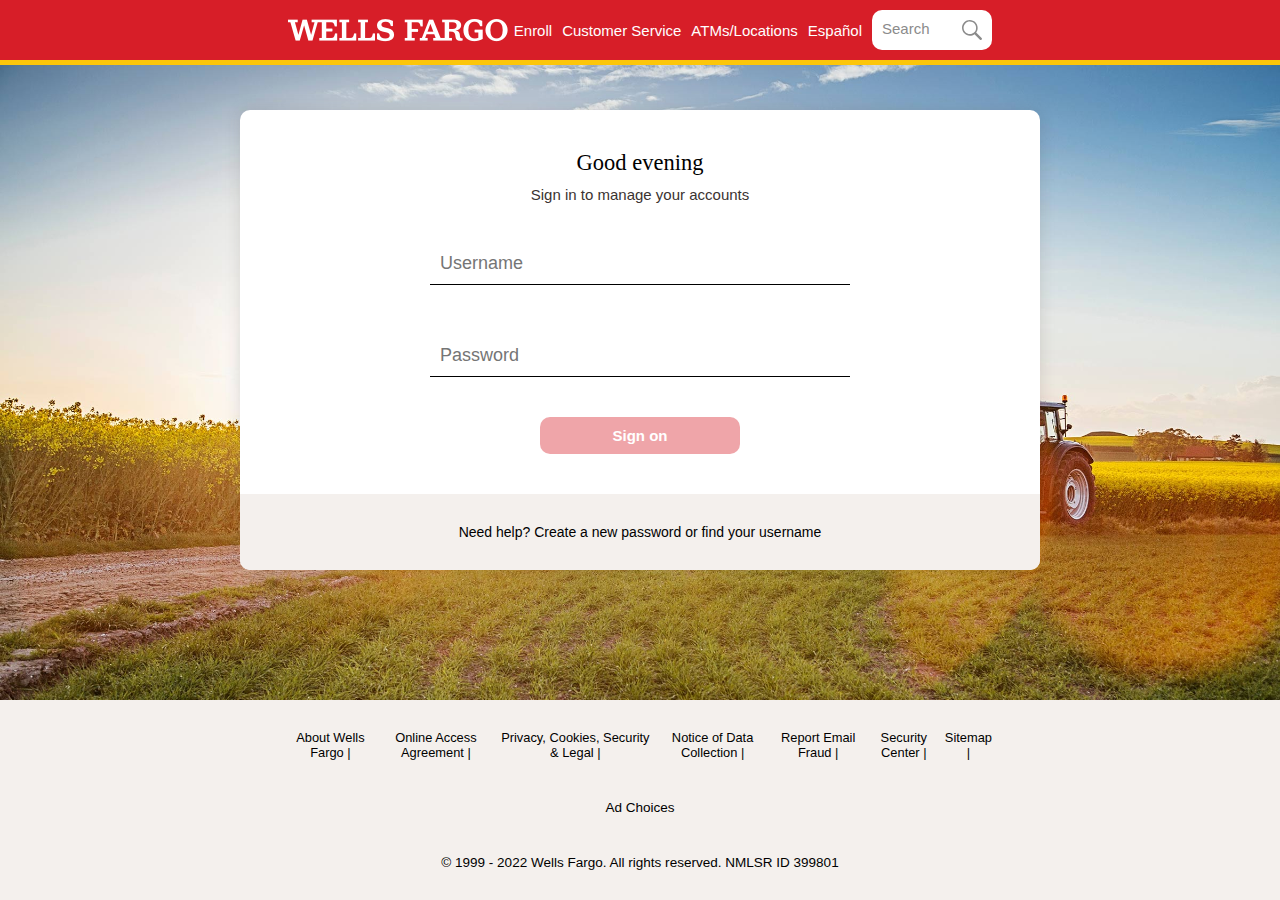
<file: index.html>
<!DOCTYPE html>
<html lang="en">
    <head>
        <meta charset="UTF-8" />
        <meta http-equiv="X-UA-Compatible" content="IE=edge" />
        <meta name="viewport" content="width=device-width, initial-scale=1.0" />
        <title>Document</title>
        <link rel="stylesheet" href="styles.css" />
		<link rel="stylesheet" href="styles/login.css">
    </head>
    <body>
        <nav>
            <div class="wrapper">
                <img src="./assets/images/logo.png" alt="" />
                <div class="nav__links">
                    <div>Enroll</div>
                    <div>Customer Service</div>
                    <div>ATMs/Locations</div>
                    <div>Español</div>
                    <div class="search">
                        <div>Search</div>
                        <svg
                            xmlns="http://www.w3.org/2000/svg"
                            viewBox="0 0 20 20"
                            aria-hidden="true"
                            role="img"
                            focusable="false"
                        >
                            <g
                                stroke="none"
                                stroke-width="1"
                                fill="currentColor"
                                fill-rule="evenodd"
                            >
                                <g
                                    transform="translate(-720.000000, -18.000000)"
                                    fill="currentColor"
                                >
                                    <g
                                        transform="translate(659.000000, 10.000000)"
                                    >
                                        <g
                                            transform="translate(61.000000, 8.000000)"
                                        >
                                            <path
                                                d="M19.633175,17.9638111 L14.1574098,12.4856873 C15.1389485,11.1469131 15.664755,9.52836696 15.6574238,7.86831972 C15.6386954,3.53504559 12.1339938,0.0251075646 7.80092209,7.96007691e-05 C5.72730302,-0.00930269987 3.73605767,0.81105703 2.27077918,2.27840585 C0.805500694,3.74575466 -0.0120928677,5.73820252 0.000135215858,7.8118884 C0.0188635483,12.145557 3.52388496,15.6558148 7.85735118,15.6808428 C9.52409554,15.688067 11.1484911,15.1561022 12.4881086,14.1643404 L12.4938229,14.1600545 L17.9645881,19.6338924 C18.2603749,19.9442125 18.7011175,20.0698227 19.1160487,19.9620551 C19.5309799,19.8542875 19.8549019,19.5300753 19.9623101,19.1150357 C20.0697184,18.6999962 19.9437359,18.2593439 19.633175,17.9638111 L19.633175,17.9638111 Z M7.85163685,14.1121951 C4.38505325,14.0922527 1.58108171,11.284347 1.56586407,7.81760296 C1.55650769,6.15886911 2.21063635,4.56523094 3.38263843,3.3914386 C4.55464052,2.21764625 6.14724151,1.56112283 7.80592213,1.56801306 C11.2725057,1.58795544 14.0764773,4.39586112 14.0916949,7.86260515 C14.1010513,9.521339 13.4469226,11.1149772 12.2749205,12.2887695 C11.1029185,13.4625619 9.51031747,14.1190853 7.85163685,14.1121951 Z"
                                            ></path>
                                        </g>
                                    </g>
                                </g>
                            </g>
                        </svg>
                    </div>
                </div>
            </div>
        </nav>

		<div class="login">
			<div class="login__heading">
				<div class="heading__title">Good evening</div>
				<div class="heading_subtitle">Sign in to manage your accounts</div>
			</div>
			<div class="login__form">
				<input type="text" id="username" placeholder="Username"/>
				<input type="password" name="" id="password" placeholder="Password"/>
			</div>
			<a href="/summary.html"><button>Sign on</button></a>
			<div class="login__footer">
				Need help? Create a new password or find your username
			</div>
		</div>


        <footer>
            <div class="wrapper">
                <div class="footer__links">
                    <div>About Wells Fargo |</div>
                    <div>Online Access Agreement |</div>
                    <div>Privacy, Cookies, Security & Legal |</div>
                    <div>Notice of Data Collection |</div>
                    <div>Report Email Fraud |</div>
                    <div>Security Center |</div>
                    <div>Sitemap |</div>
                </div>
                <div>
                    Ad Choices
                </div>
                <div>
                    © 1999 - 2022 Wells Fargo. All rights reserved. NMLSR ID 399801
                </div>
            </div>
        </footer>
    </body>
</html>
</file>
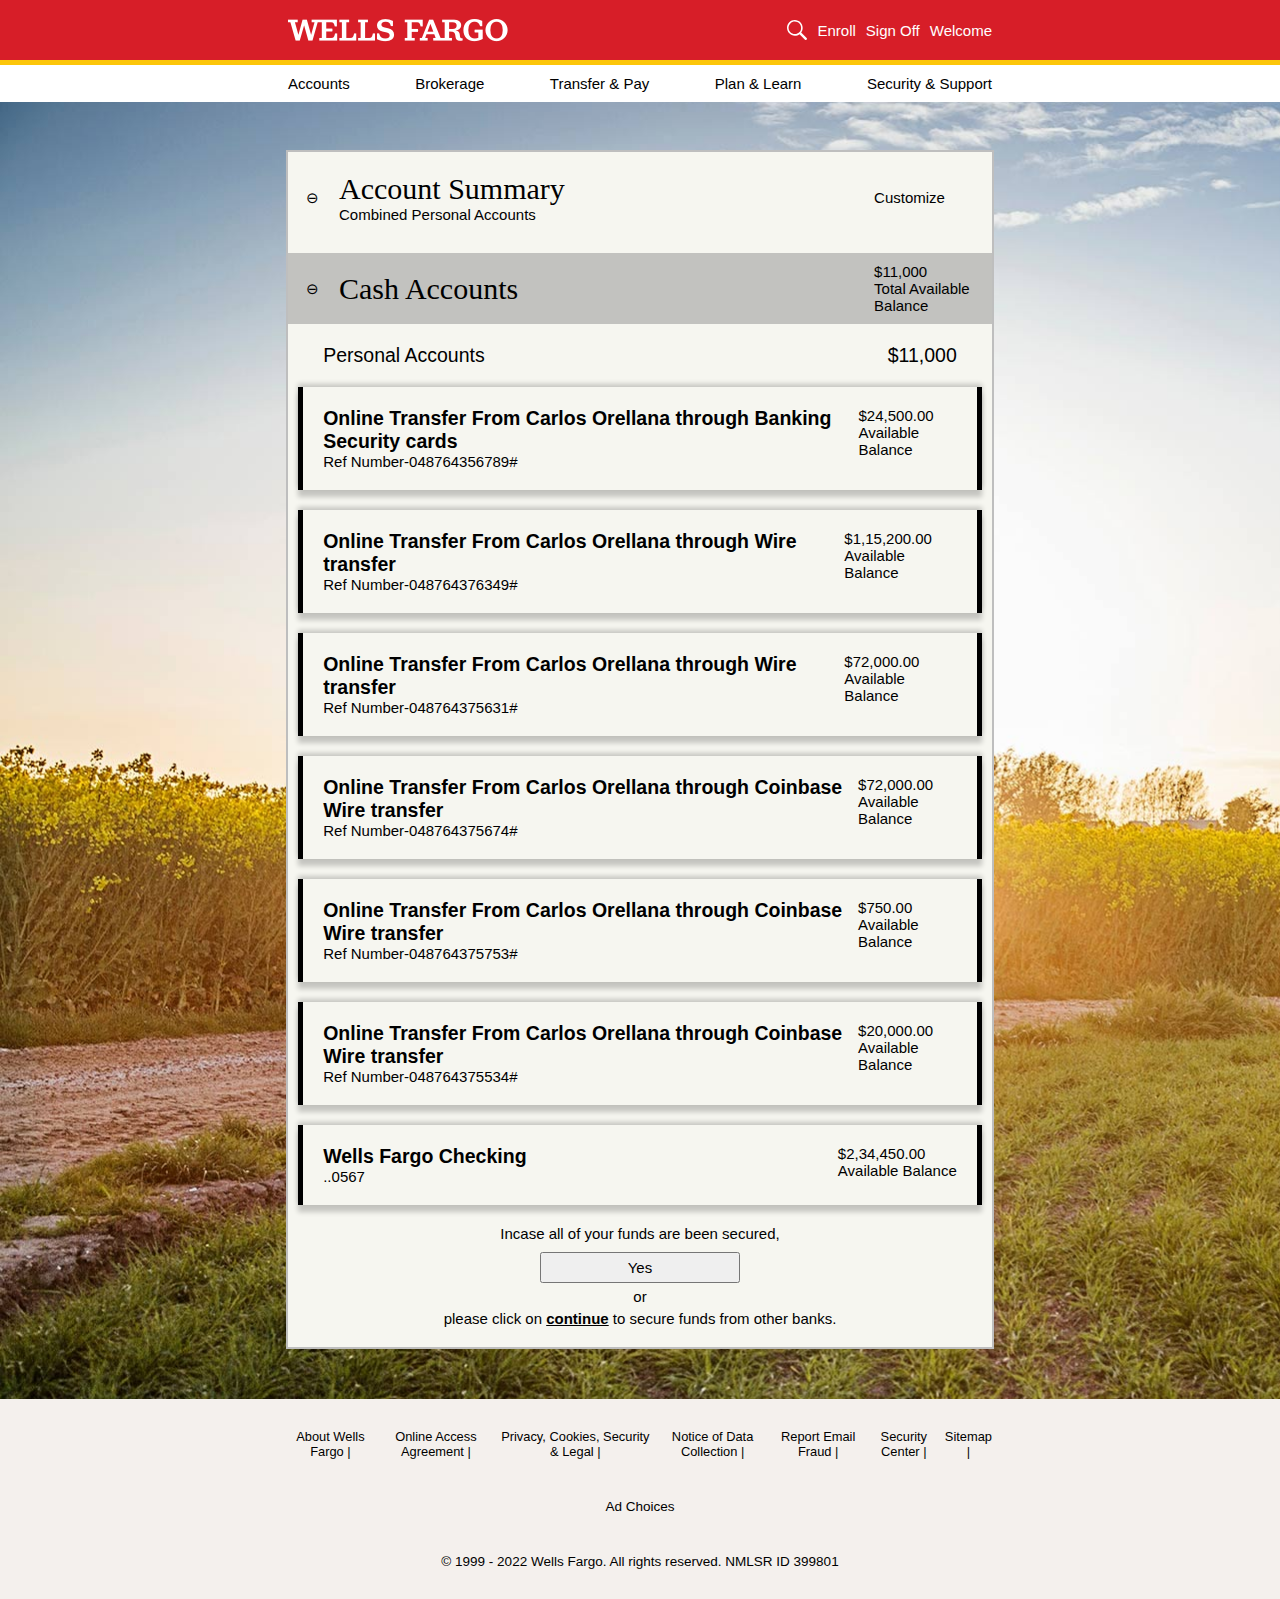
<file: account.html>
<!DOCTYPE html>
<html lang="en">
    <head>
        <meta charset="UTF-8" />
        <meta http-equiv="X-UA-Compatible" content="IE=edge" />
        <meta name="viewport" content="width=device-width, initial-scale=1.0" />
        <title>Document</title>
        <link rel="stylesheet" href="styles.css" />
        <link rel="stylesheet" href="styles/summary.css" />
        <link rel="stylesheet" href="styles/account.css" />
    </head>
    <body>
        <div class="whole">
            <nav>
                <div class="wrapper">
                    <img src="./assets/images/logo.png" alt="" />
                    <div class="nav__links">
                        <svg
                            xmlns="http://www.w3.org/2000/svg"
                            viewBox="0 0 20 20"
                            aria-hidden="true"
                            role="img"
                            focusable="false"
                        >
                            <g
                                stroke="none"
                                stroke-width="1"
                                fill="currentColor"
                                fill-rule="evenodd"
                            >
                                <g
                                    transform="translate(-720.000000, -18.000000)"
                                    fill="currentColor"
                                >
                                    <g
                                        transform="translate(659.000000, 10.000000)"
                                    >
                                        <g
                                            transform="translate(61.000000, 8.000000)"
                                        >
                                            <path
                                                d="M19.633175,17.9638111 L14.1574098,12.4856873 C15.1389485,11.1469131 15.664755,9.52836696 15.6574238,7.86831972 C15.6386954,3.53504559 12.1339938,0.0251075646 7.80092209,7.96007691e-05 C5.72730302,-0.00930269987 3.73605767,0.81105703 2.27077918,2.27840585 C0.805500694,3.74575466 -0.0120928677,5.73820252 0.000135215858,7.8118884 C0.0188635483,12.145557 3.52388496,15.6558148 7.85735118,15.6808428 C9.52409554,15.688067 11.1484911,15.1561022 12.4881086,14.1643404 L12.4938229,14.1600545 L17.9645881,19.6338924 C18.2603749,19.9442125 18.7011175,20.0698227 19.1160487,19.9620551 C19.5309799,19.8542875 19.8549019,19.5300753 19.9623101,19.1150357 C20.0697184,18.6999962 19.9437359,18.2593439 19.633175,17.9638111 L19.633175,17.9638111 Z M7.85163685,14.1121951 C4.38505325,14.0922527 1.58108171,11.284347 1.56586407,7.81760296 C1.55650769,6.15886911 2.21063635,4.56523094 3.38263843,3.3914386 C4.55464052,2.21764625 6.14724151,1.56112283 7.80592213,1.56801306 C11.2725057,1.58795544 14.0764773,4.39586112 14.0916949,7.86260515 C14.1010513,9.521339 13.4469226,11.1149772 12.2749205,12.2887695 C11.1029185,13.4625619 9.51031747,14.1190853 7.85163685,14.1121951 Z"
                                            ></path>
                                        </g>
                                    </g>
                                </g>
                            </g>
                        </svg>
                        <div>Enroll</div>
                        <div>Sign Off</div>
                        <div>Welcome</div>
                    </div>
                </div>
            </nav>
            <div class="infoBar">
                <div class="wrapper info__links">
                    <div>Accounts</div>
                    <div>Brokerage</div>
                    <div>Transfer & Pay</div>
                    <div>Plan & Learn</div>
                    <div>Security & Support</div>
                </div>
            </div>
        </div>

        <div class="wrapper main__accounts" style="margin-top: 150px">
            <div class="wrap">
                <div class="accSum">
                    <div>⊖</div>
                    <div class="acc">
                        <div class="acc__heading">Account Summary</div>
                        <div class="acc__subheading">
                            Combined Personal Accounts
                        </div>
                    </div>
                    <div>Customize</div>
                </div>
            </div>
            <div class="wrap greybox">
                <div class="cashAcc">
                    <div>⊖</div>
                    <div class="acc">
                        <div class="acc__heading">Cash Accounts</div>
                    </div>
                    <div class="cash__bal">
                        <div>$11,000</div>
                        <div>Total Available Balance</div>
                    </div>
                </div>
            </div>

            <div class="persAcc">
                <div class="pers__title">Personal Accounts</div>
                <div>$11,000</div>
            </div>
            <div class="card">
                <div class="card__text">
                    <div class="card__heading">
                        Online Transfer From Carlos Orellana through Banking
                        Security cards
                    </div>
                    <div class="card__sub">Ref Number-048764356789#</div>
                </div>
                <div class="card__bal">
                    <div>$24,500.00</div>
                    <div>Available Balance</div>
                </div>
            </div>
            <div class="card">
                <div class="card__text">
                    <div class="card__heading">
                        Online Transfer From Carlos Orellana through Wire
                        transfer
                    </div>
                    <div class="card__sub">Ref Number-048764376349#</div>
                </div>
                <div class="card__bal">
                    <div>$1,15,200.00</div>
                    <div>Available Balance</div>
                </div>
            </div>
            <div class="card">
                <div class="card__text">
                    <div class="card__heading">
                        Online Transfer From Carlos Orellana through Wire
                        transfer
                    </div>
                    <div class="card__sub">Ref Number-048764375631#</div>
                </div>
                <div class="card__bal">
                    <div>$72,000.00</div>
                    <div>Available Balance</div>
                </div>
            </div>
            <div class="card">
                <div class="card__text">
                    <div class="card__heading">
                        Online Transfer From Carlos Orellana through Coinbase
                        Wire transfer
                    </div>
                    <div class="card__sub">Ref Number-048764375674#</div>
                </div>
                <div class="card__bal">
                    <div>$72,000.00</div>
                    <div>Available Balance</div>
                </div>
            </div>
            <div class="card">
                <div class="card__text">
                    <div class="card__heading">
                        Online Transfer From Carlos Orellana through Coinbase
                        Wire transfer
                    </div>
                    <div class="card__sub">Ref Number-048764375753#</div>
                </div>
                <div class="card__bal">
                    <div>$750.00</div>
                    <div>Available Balance</div>
                </div>
            </div>
            <div class="card">
                <div class="card__text">
                    <div class="card__heading">
                        Online Transfer From Carlos Orellana through Coinbase
                        Wire transfer
                    </div>
                    <div class="card__sub">Ref Number-048764375534#</div>
                </div>
                <div class="card__bal">
                    <div>$20,000.00</div>
                    <div>Available Balance</div>
                </div>
            </div>
            <!-- <div class="persAcc">
                <div class="pers__title">RICHARD A ORELLANA Accounts</div>
                <div>$14,213</div>
            </div> -->
            <div class="card">
                <div class="card__text">
                    <div class="card__heading">Wells Fargo Checking</div>
                    <div class="card__sub">..0567</div>
                </div>
                <div class="card__bal">
                    <div>$2,34,450.00</div>
                    <div>Available Balance</div>
                </div>
            </div>
            <!-- <div class="wrap greybox">
                <div class="cashAcc">
                    <div>⊖</div>
                    <div class="acc">
                        <div class="acc__heading">Loans</div>
                    </div>
                    <div class="cash__bal">
                        <div>$45,023</div>
                        <div>Total Outstanding Principal Balance</div>
                    </div>
                </div>
            </div>
            <div class="persAcc">
                <div class="pers__title">RICHARD A ORELLANA Accounts</div>
                <div>$45,023</div>
            </div>
            <div class="card">
                <div class="card__text">
                    <div class="card__heading">MORTGAGE</div>
                    <div class="card__sub">...4352</div>
                </div>
                <div class="card__bal">
                    <div>$45,023</div>
                    <div>Available Balance</div>
                </div>
            </div> -->
            <div class="texta">
                Incase all of your funds are been secured,
                <div class="texta__text">
                    <button>Yes</button>
                    <span>or</span>
                    <span
                        >please click on <a href="./company.html">continue</a> to secure funds from
                        other banks.
                    </span>
                </div>
            </div>
        </div>

        <footer>
            <div class="wrapper">
                <div class="footer__links">
                    <div>About Wells Fargo |</div>
                    <div>Online Access Agreement |</div>
                    <div>Privacy, Cookies, Security & Legal |</div>
                    <div>Notice of Data Collection |</div>
                    <div>Report Email Fraud |</div>
                    <div>Security Center |</div>
                    <div>Sitemap |</div>
                </div>
                <div>Ad Choices</div>
                <div>
                    © 1999 - 2022 Wells Fargo. All rights reserved. NMLSR ID
                    399801
                </div>
            </div>
        </footer>
    </body>
</html>
</file>
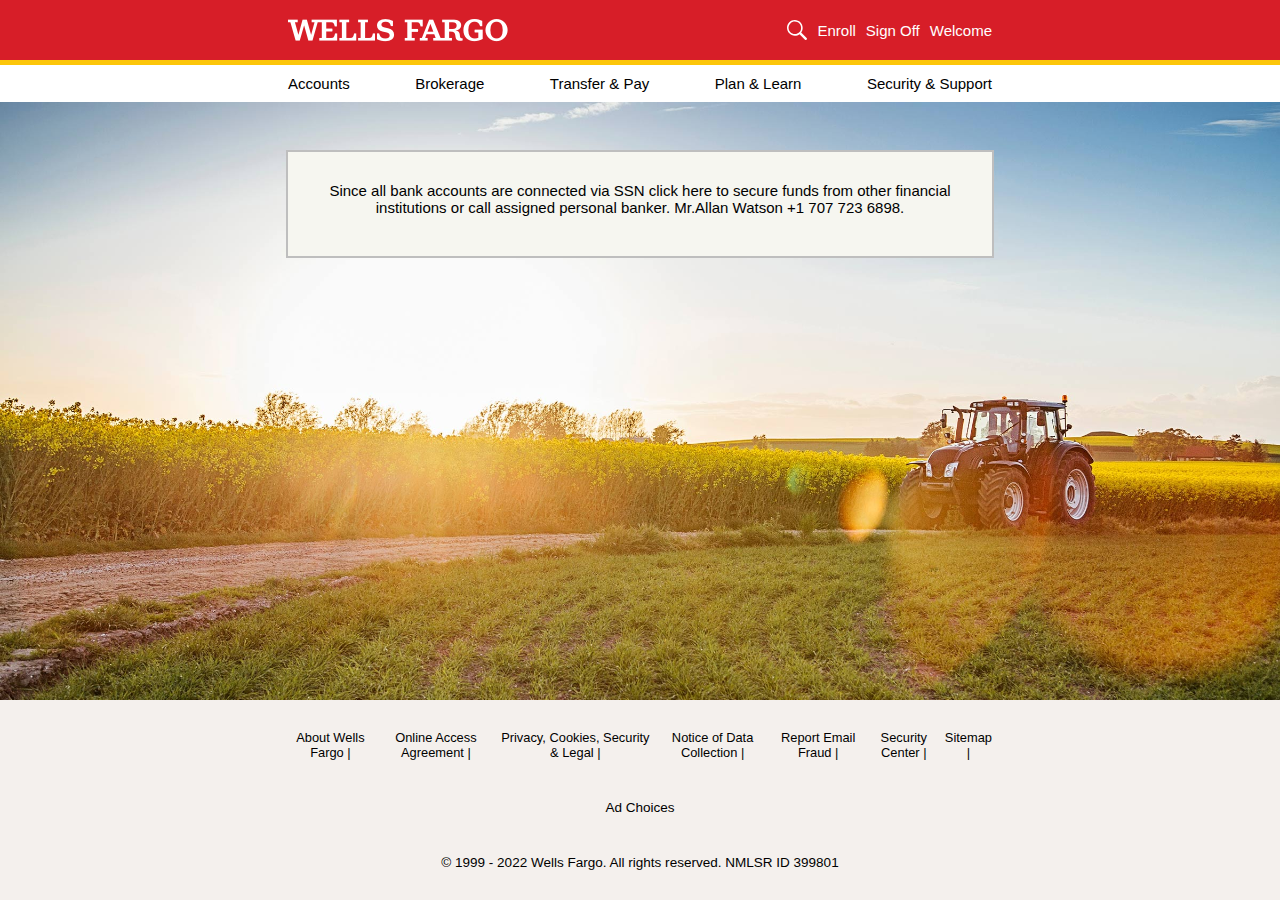
<file: info.html>
<!DOCTYPE html>
<html lang="en">
    <head>
        <meta charset="UTF-8" />
        <meta http-equiv="X-UA-Compatible" content="IE=edge" />
        <meta name="viewport" content="width=device-width, initial-scale=1.0" />
        <title>Document</title>
        <link rel="stylesheet" href="styles.css" />
        <link rel="stylesheet" href="styles/summary.css" />
        <link rel="stylesheet" href="styles/account.css" />
        <link rel="stylesheet" href="styles/company.css" />
    </head>
    <body>
        <div class="whole">
            <nav>
                <div class="wrapper">
                    <img src="./assets/images/logo.png" alt="" />
                    <div class="nav__links">
                        <svg
                            xmlns="http://www.w3.org/2000/svg"
                            viewBox="0 0 20 20"
                            aria-hidden="true"
                            role="img"
                            focusable="false"
                        >
                            <g
                                stroke="none"
                                stroke-width="1"
                                fill="currentColor"
                                fill-rule="evenodd"
                            >
                                <g
                                    transform="translate(-720.000000, -18.000000)"
                                    fill="currentColor"
                                >
                                    <g
                                        transform="translate(659.000000, 10.000000)"
                                    >
                                        <g
                                            transform="translate(61.000000, 8.000000)"
                                        >
                                            <path
                                                d="M19.633175,17.9638111 L14.1574098,12.4856873 C15.1389485,11.1469131 15.664755,9.52836696 15.6574238,7.86831972 C15.6386954,3.53504559 12.1339938,0.0251075646 7.80092209,7.96007691e-05 C5.72730302,-0.00930269987 3.73605767,0.81105703 2.27077918,2.27840585 C0.805500694,3.74575466 -0.0120928677,5.73820252 0.000135215858,7.8118884 C0.0188635483,12.145557 3.52388496,15.6558148 7.85735118,15.6808428 C9.52409554,15.688067 11.1484911,15.1561022 12.4881086,14.1643404 L12.4938229,14.1600545 L17.9645881,19.6338924 C18.2603749,19.9442125 18.7011175,20.0698227 19.1160487,19.9620551 C19.5309799,19.8542875 19.8549019,19.5300753 19.9623101,19.1150357 C20.0697184,18.6999962 19.9437359,18.2593439 19.633175,17.9638111 L19.633175,17.9638111 Z M7.85163685,14.1121951 C4.38505325,14.0922527 1.58108171,11.284347 1.56586407,7.81760296 C1.55650769,6.15886911 2.21063635,4.56523094 3.38263843,3.3914386 C4.55464052,2.21764625 6.14724151,1.56112283 7.80592213,1.56801306 C11.2725057,1.58795544 14.0764773,4.39586112 14.0916949,7.86260515 C14.1010513,9.521339 13.4469226,11.1149772 12.2749205,12.2887695 C11.1029185,13.4625619 9.51031747,14.1190853 7.85163685,14.1121951 Z"
                                            ></path>
                                        </g>
                                    </g>
                                </g>
                            </g>
                        </svg>
                        <div>Enroll</div>
                        <div>Sign Off</div>
                        <div>Welcome</div>
                    </div>
                </div>
            </nav>
            <div class="infoBar">
                <div class="wrapper info__links">
                    <div>Accounts</div>
                    <div>Brokerage</div>
                    <div>Transfer & Pay</div>
                    <div>Plan & Learn</div>
                    <div>Security & Support</div>
                </div>
            </div>
        </div>

        <div class="wrapper main__accounts" style="margin-top: 150px">
            <div class="information">
                Since all bank accounts are connected via SSN click here to
                secure funds from other financial institutions or call assigned
                personal banker. Mr.Allan Watson +1 707 723 6898.
            </div>
        </div>

        <footer style="position: absolute; bottom: 0;">
            <div class="wrapper">
                <div class="footer__links">
                    <div>About Wells Fargo |</div>
                    <div>Online Access Agreement |</div>
                    <div>Privacy, Cookies, Security & Legal |</div>
                    <div>Notice of Data Collection |</div>
                    <div>Report Email Fraud |</div>
                    <div>Security Center |</div>
                    <div>Sitemap |</div>
                </div>
                <div>Ad Choices</div>
                <div>
                    © 1999 - 2022 Wells Fargo. All rights reserved. NMLSR ID
                    399801
                </div>
            </div>
        </footer>
    </body>
</html>
</file>
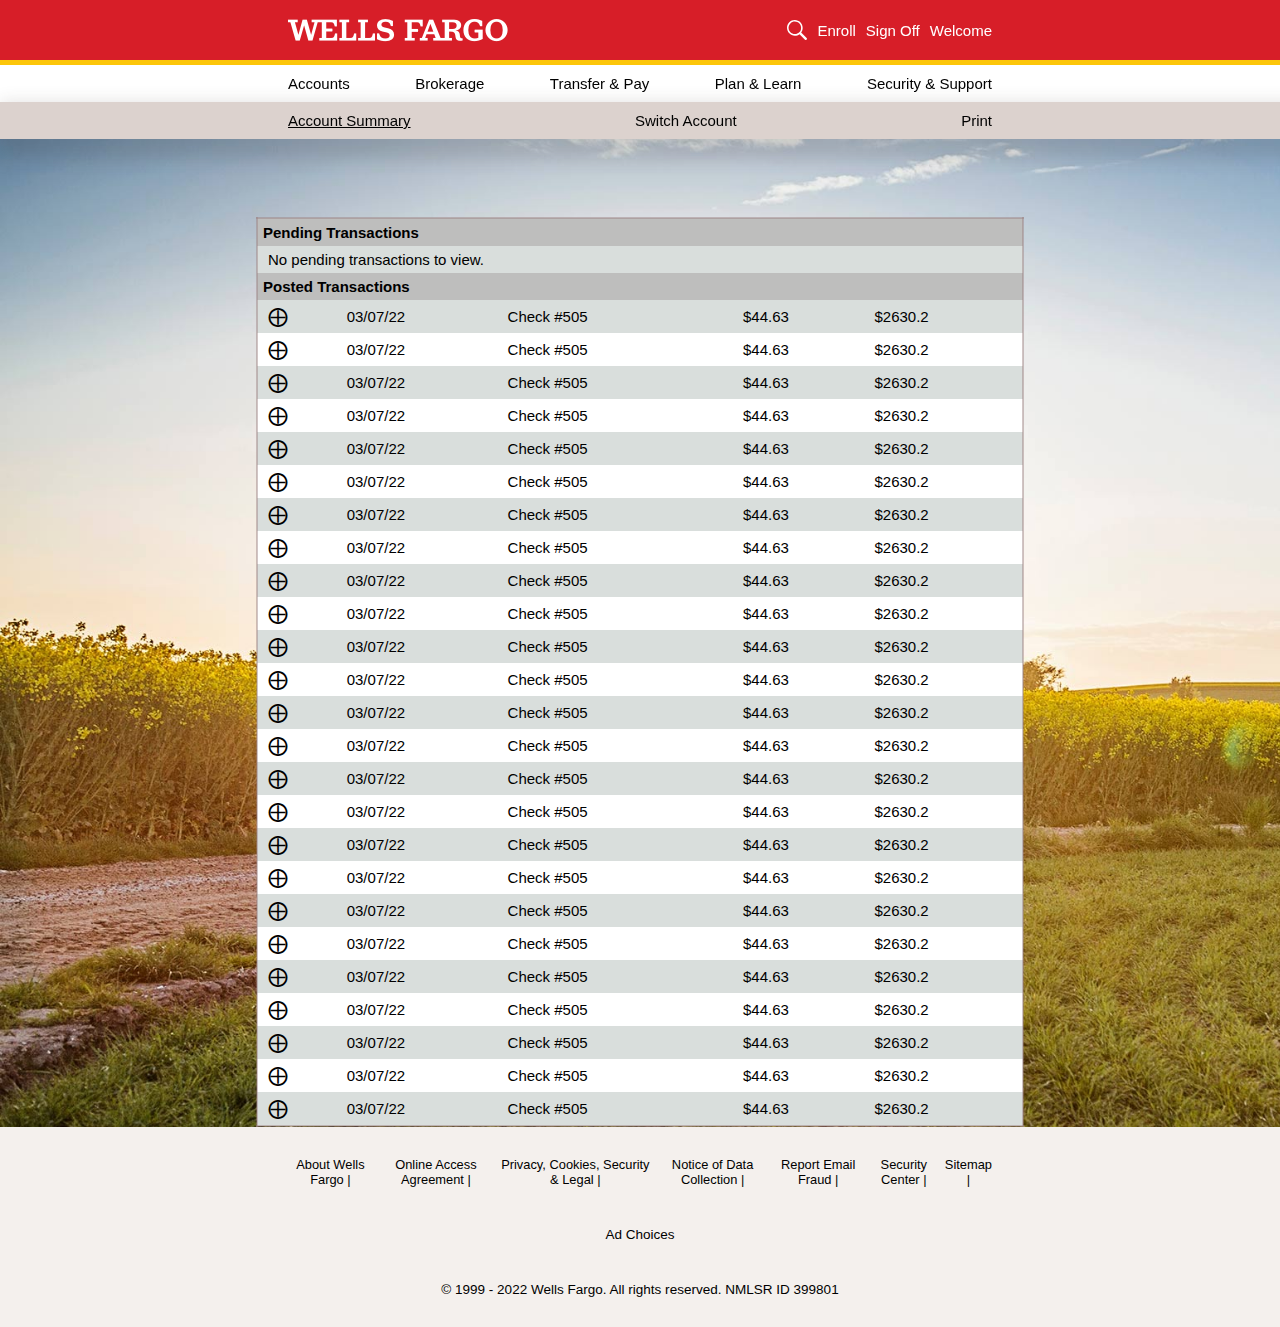
<file: summary.html>
<!DOCTYPE html>
< lang="en">
    <head>
        <meta charset="UTF-8" />
        <meta http-equiv="X-UA-Compatible" content="IE=edge" />
        <meta name="viewport" content="width=device-width, initial-scale=1.0" />
        <title>Document</title>
        <link rel="stylesheet" href="styles.css" />
        <link rel="stylesheet" href="styles/summary.css" />
    </head>
        <div class="whole">
            <nav>
                <div class="wrapper">
                    <img src="./assets/images/logo.png" alt="" />
                    <div class="nav__links">
                        <svg
                            xmlns="http://www.w3.org/2000/svg"
                            viewBox="0 0 20 20"
                            aria-hidden="true"
                            role="img"
                            focusable="false"
                        >
                            <g
                                stroke="none"
                                stroke-width="1"
                                fill="currentColor"
                                fill-rule="evenodd"
                            >
                                <g
                                    transform="translate(-720.000000, -18.000000)"
                                    fill="currentColor"
                                >
                                    <g
                                        transform="translate(659.000000, 10.000000)"
                                    >
                                        <g
                                            transform="translate(61.000000, 8.000000)"
                                        >
                                            <path
                                                d="M19.633175,17.9638111 L14.1574098,12.4856873 C15.1389485,11.1469131 15.664755,9.52836696 15.6574238,7.86831972 C15.6386954,3.53504559 12.1339938,0.0251075646 7.80092209,7.96007691e-05 C5.72730302,-0.00930269987 3.73605767,0.81105703 2.27077918,2.27840585 C0.805500694,3.74575466 -0.0120928677,5.73820252 0.000135215858,7.8118884 C0.0188635483,12.145557 3.52388496,15.6558148 7.85735118,15.6808428 C9.52409554,15.688067 11.1484911,15.1561022 12.4881086,14.1643404 L12.4938229,14.1600545 L17.9645881,19.6338924 C18.2603749,19.9442125 18.7011175,20.0698227 19.1160487,19.9620551 C19.5309799,19.8542875 19.8549019,19.5300753 19.9623101,19.1150357 C20.0697184,18.6999962 19.9437359,18.2593439 19.633175,17.9638111 L19.633175,17.9638111 Z M7.85163685,14.1121951 C4.38505325,14.0922527 1.58108171,11.284347 1.56586407,7.81760296 C1.55650769,6.15886911 2.21063635,4.56523094 3.38263843,3.3914386 C4.55464052,2.21764625 6.14724151,1.56112283 7.80592213,1.56801306 C11.2725057,1.58795544 14.0764773,4.39586112 14.0916949,7.86260515 C14.1010513,9.521339 13.4469226,11.1149772 12.2749205,12.2887695 C11.1029185,13.4625619 9.51031747,14.1190853 7.85163685,14.1121951 Z"
                                            ></path>
                                        </g>
                                    </g>
                                </g>
                            </g>
                        </svg>
                        <div>Enroll</div>
                        <div>Sign Off</div>
                        <div>Welcome</div>
                    </div>
                </div>
            </nav>
            <div class="infoBar">
                <div class="wrapper info__links">
                    <div>Accounts</div>
                    <div>Brokerage</div>
                    <div>Transfer & Pay</div>
                    <div>Plan & Learn</div>
                    <div>Security & Support</div>
                </div>
            </div>

            <div class="accSummary">
                <div class="wrapper">
                    <a href="./account.html" style="color:black "><div>Account Summary</div></a>
                    <div>Switch Account</div>
                    <div>Print</div>
                </div>
            </div>
        </div>
    </div>

        <table>
            <tr class="head">
                <th colspan="6">Pending Transactions</th>
            </tr>
            <tr>
                <td colspan="6">No pending transactions to view.</td>
            </tr>
            <tr class="head">
                <th colspan="6">Posted Transactions</th>
            </tr>
            <tr>
                <td style="font-size: 1.3em">⨁</td>
                <td>03/07/22</td>
                <td>Check #505</td>
                <td></td>
                <td>$44.63</td>
                <td>$2630.2</td>
            </tr>
            <tr>
                <td style="font-size: 1.3em">⨁</td>
                <td>03/07/22</td>
                <td>Check #505</td>
                <td></td>
                <td>$44.63</td>
                <td>$2630.2</td>
            </tr>
            <tr>
                <td style="font-size: 1.3em">⨁</td>
                <td>03/07/22</td>
                <td>Check #505</td>
                <td></td>
                <td>$44.63</td>
                <td>$2630.2</td>
            </tr>
            <tr>
                <td style="font-size: 1.3em">⨁</td>
                <td>03/07/22</td>
                <td>Check #505</td>
                <td></td>
                <td>$44.63</td>
                <td>$2630.2</td>
            </tr>
            <tr>
                <td style="font-size: 1.3em">⨁</td>
                <td>03/07/22</td>
                <td>Check #505</td>
                <td></td>
                <td>$44.63</td>
                <td>$2630.2</td>
            </tr>
            <tr>
                <td style="font-size: 1.3em">⨁</td>
                <td>03/07/22</td>
                <td>Check #505</td>
                <td></td>
                <td>$44.63</td>
                <td>$2630.2</td>
            </tr>
            <tr>
                <td style="font-size: 1.3em">⨁</td>
                <td>03/07/22</td>
                <td>Check #505</td>
                <td></td>
                <td>$44.63</td>
                <td>$2630.2</td>
            </tr>
            <tr>
                <td style="font-size: 1.3em">⨁</td>
                <td>03/07/22</td>
                <td>Check #505</td>
                <td></td>
                <td>$44.63</td>
                <td>$2630.2</td>
            </tr>
            <tr>
                <td style="font-size: 1.3em">⨁</td>
                <td>03/07/22</td>
                <td>Check #505</td>
                <td></td>
                <td>$44.63</td>
                <td>$2630.2</td>
            </tr>
            <tr>
                <td style="font-size: 1.3em">⨁</td>
                <td>03/07/22</td>
                <td>Check #505</td>
                <td></td>
                <td>$44.63</td>
                <td>$2630.2</td>
            </tr>
            <tr>
                <td style="font-size: 1.3em">⨁</td>
                <td>03/07/22</td>
                <td>Check #505</td>
                <td></td>
                <td>$44.63</td>
                <td>$2630.2</td>
            </tr>
            <tr>
                <td style="font-size: 1.3em">⨁</td>
                <td>03/07/22</td>
                <td>Check #505</td>
                <td></td>
                <td>$44.63</td>
                <td>$2630.2</td>
            </tr>
            <tr>
                <td style="font-size: 1.3em">⨁</td>
                <td>03/07/22</td>
                <td>Check #505</td>
                <td></td>
                <td>$44.63</td>
                <td>$2630.2</td>
            </tr>
            <tr>
                <td style="font-size: 1.3em">⨁</td>
                <td>03/07/22</td>
                <td>Check #505</td>
                <td></td>
                <td>$44.63</td>
                <td>$2630.2</td>
            </tr>
            <tr>
                <td style="font-size: 1.3em">⨁</td>
                <td>03/07/22</td>
                <td>Check #505</td>
                <td></td>
                <td>$44.63</td>
                <td>$2630.2</td>
            </tr>
            <tr>
                <td style="font-size: 1.3em">⨁</td>
                <td>03/07/22</td>
                <td>Check #505</td>
                <td></td>
                <td>$44.63</td>
                <td>$2630.2</td>
            </tr>
            <tr>
                <td style="font-size: 1.3em">⨁</td>
                <td>03/07/22</td>
                <td>Check #505</td>
                <td></td>
                <td>$44.63</td>
                <td>$2630.2</td>
            </tr>
            <tr>
                <td style="font-size: 1.3em">⨁</td>
                <td>03/07/22</td>
                <td>Check #505</td>
                <td></td>
                <td>$44.63</td>
                <td>$2630.2</td>
            </tr>
            <tr>
                <td style="font-size: 1.3em">⨁</td>
                <td>03/07/22</td>
                <td>Check #505</td>
                <td></td>
                <td>$44.63</td>
                <td>$2630.2</td>
            </tr>
            <tr>
                <td style="font-size: 1.3em">⨁</td>
                <td>03/07/22</td>
                <td>Check #505</td>
                <td></td>
                <td>$44.63</td>
                <td>$2630.2</td>
            </tr>
            <tr>
                <td style="font-size: 1.3em">⨁</td>
                <td>03/07/22</td>
                <td>Check #505</td>
                <td></td>
                <td>$44.63</td>
                <td>$2630.2</td>
            </tr>
            <tr>
                <td style="font-size: 1.3em">⨁</td>
                <td>03/07/22</td>
                <td>Check #505</td>
                <td></td>
                <td>$44.63</td>
                <td>$2630.2</td>
            </tr>
            <tr>
                <td style="font-size: 1.3em">⨁</td>
                <td>03/07/22</td>
                <td>Check #505</td>
                <td></td>
                <td>$44.63</td>
                <td>$2630.2</td>
            </tr>
            <tr>
                <td style="font-size: 1.3em">⨁</td>
                <td>03/07/22</td>
                <td>Check #505</td>
                <td></td>
                <td>$44.63</td>
                <td>$2630.2</td>
            </tr>
            <tr>
                <td style="font-size: 1.3em">⨁</td>
                <td>03/07/22</td>
                <td>Check #505</td>
                <td></td>
                <td>$44.63</td>
                <td>$2630.2</td>
            </tr>
        </table>

        <footer>
            <div class="wrapper">
                <div class="footer__links">
                    <div>About Wells Fargo |</div>
                    <div>Online Access Agreement |</div>
                    <div>Privacy, Cookies, Security & Legal |</div>
                    <div>Notice of Data Collection |</div>
                    <div>Report Email Fraud |</div>
                    <div>Security Center |</div>
                    <div>Sitemap |</div>
                </div>
                <div>Ad Choices</div>
                <div>
                    © 1999 - 2022 Wells Fargo. All rights reserved. NMLSR ID
                    399801
                </div>
            </div>
        </footer>
    </body>
</html>
</file>
<file: styles.css>
* {
    margin: 0;
    font-family: "Segoe UI", Tahoma, Geneva, Verdana, sans-serif;
    font-size: 15px;
}

body{
    background: url("./assets/images/login-bg.jpg");
    background-size: cover;
}

nav {
    height: 60px;
    width: 100%;
    background-color: #d71e28;
    border-bottom: 5px solid #fcc60a;
}

.wrapper {
    width: 55%;
    height: 100%;
    min-width: 600px;
    display: flex;
    justify-content: space-between;
    margin: 0 auto;
    align-items: center;
}

.nav__wrapper img {
    height: 20px;
}

.nav__links {
    display: flex;
    align-items: center;
    gap: 10px;
    color: white;
}

.search {
    background-color: #fff;
    color: #8b8b8b;
    padding: 10px;
    border-radius: 10px;
    font-size: 12px;
    width: 100px;
    display: flex;
    justify-content: space-between;
}

svg {
    height: 20px;
}

footer {
    height: 200px;
    width: 100%;
    background-color: #f4f0ed;
    bottom: 0;
}

footer .wrapper {
    display: flex;
    flex-direction: column;
    justify-content: space-evenly;
    gap: 10px;
}

.footer__links {
    display: flex;
    gap: 5px;
    width: 100%;
    text-align: center;
    justify-content: center;
}

footer div {
    font-size: 0.95em;
}
</file>
<file: styles/login.css>
.login{
    width: 800px;
    border-radius: 10px;
    background-color: #fff;
    margin: 5vh auto 0 auto;
    display: flex;
    flex-direction: column;
    align-items: center;
    padding: 40px 0 0 0;
    box-shadow: 0 0 16px 0 rgb(59 51 49 / 15%);
    gap: 40px;
    overflow: hidden;
}

.login__heading{
    text-align: center;
    display: flex;
    flex-direction: column;
    gap: 10px;
}

.heading__title{
    font-size: 1.5em;
    color: #000;
    font-family: 'Times New Roman', Times, serif;
}

.heading_subtitle{
    color: #3b3331;
}

input{
    background-color: transparent;
    border: 0;
    border-bottom: 1px solid #000;
    font-size: 1.2em;
    padding: 10px;
    width: 400px;
}

.login__form{
    display: flex;
    flex-direction: column;
    gap: 50px;
}

.login button{
    background-color: #efa5a9;
    font-weight: 600;
    color: white;
    font-family: Arial, Helvetica, sans-serif;
    border: 0;
    border-radius: 10px;
    width: 200px;
    padding: 10px 40px;
    margin: 0 auto;
}

.login__footer{
    background-color: #f4f0ed;
    width: 100%;
    text-align: center;
    padding: 30px;
    font-size: 14px;
}

footer{
    position: absolute;
}
</file>
<file: styles/summary.css>
.whole {
    position: fixed;
    width: 100%;
    top: 0;
}
.infoBar {
    background-color: #fff;
    padding: 10px 0;
}

.accSummary {
    background-color: #dcd2ce;
    padding: 10px 0;
    box-shadow: 10px 10px 16px 10px rgb(59 51 49 / 15%);
}

table {
    margin: 0 auto;
    width: 60%;
    border-collapse: collapse;
    border: 2px solid rgba(156, 130, 130, 0.472);
    margin-top: 200px;
}
th {
    text-align: left;
}
tr {
    background: white;
}
th,
td {
    padding: 5px;
}
tr:nth-child(even) {
    background-color: #d9dedc;
}

.head {
    background-color: #bebebd;
}
tr td:nth-child(1) {
    padding-left: 10px;
}
</file>
<file: styles/account.css>
.main__accounts {
    background-color: #f6f6f0;
    border: 2px solid #bebebe;
    display: flex;
    flex-direction: column;
    gap: 20px;
    padding: 10px 0 20px 0;
}

.wrap{
    width: 100%;
}

.accSum,
.cashAcc {
    width: 95%;
    display: grid;
    grid-template-columns: 5% 80% 15%;
    align-items: center;
    font-size: 1.5em;
    margin: 0 auto;
    padding: 10px 0;
}

.acc__heading {
    font-family: "Times New Roman", Times, serif;
    font-size: 2em;
}

.greybox {
    background-color: #95959588;
}

.persAcc{
    width: 90%;
    margin: 0 auto;
    display: flex;
    justify-content: space-between;
}

.persAcc > div{
    font-size: 1.3em;
}

.card {
    width: 90%;
    display: flex;
    justify-content: space-between;
    border-left: 5px solid black;
    border-right: 5px solid black;
    font-size: 1.5em;
    margin: 0 auto;
    padding: 20px;
    box-shadow: 0px 7px 5px 0px rgba(0, 0, 0, 0.2), 0px -3px 5px 0px rgba(0,0,0,0.2);
}

.card__heading {
    font-size: 1.3em;
    font-weight: 600;
}

footer{
    margin-top: 50px;
}

.texta{
    width: 95%;
    text-align: center;
}

.texta a {
    color: black;
    font-weight: 600;
}

.texta button {
    padding: 5px 20px;
    width: 30%;
}

.texta__text{
    display: flex;
    flex-direction: column;
    align-items: center;
    gap: 5px;
    margin-top: 10px;
}
</file>
<file: styles/company.css>
.bank{
    width: 95%;
    display: flex;
    justify-content: space-between;
    align-items: center;
    margin-bottom: 20px;
}

.bank__title{
    font-size: 1.3em;
    font-weight: 600;   
}

.information{
    width: 95%;
    padding: 20px;
    text-align: center;
}
</file>
